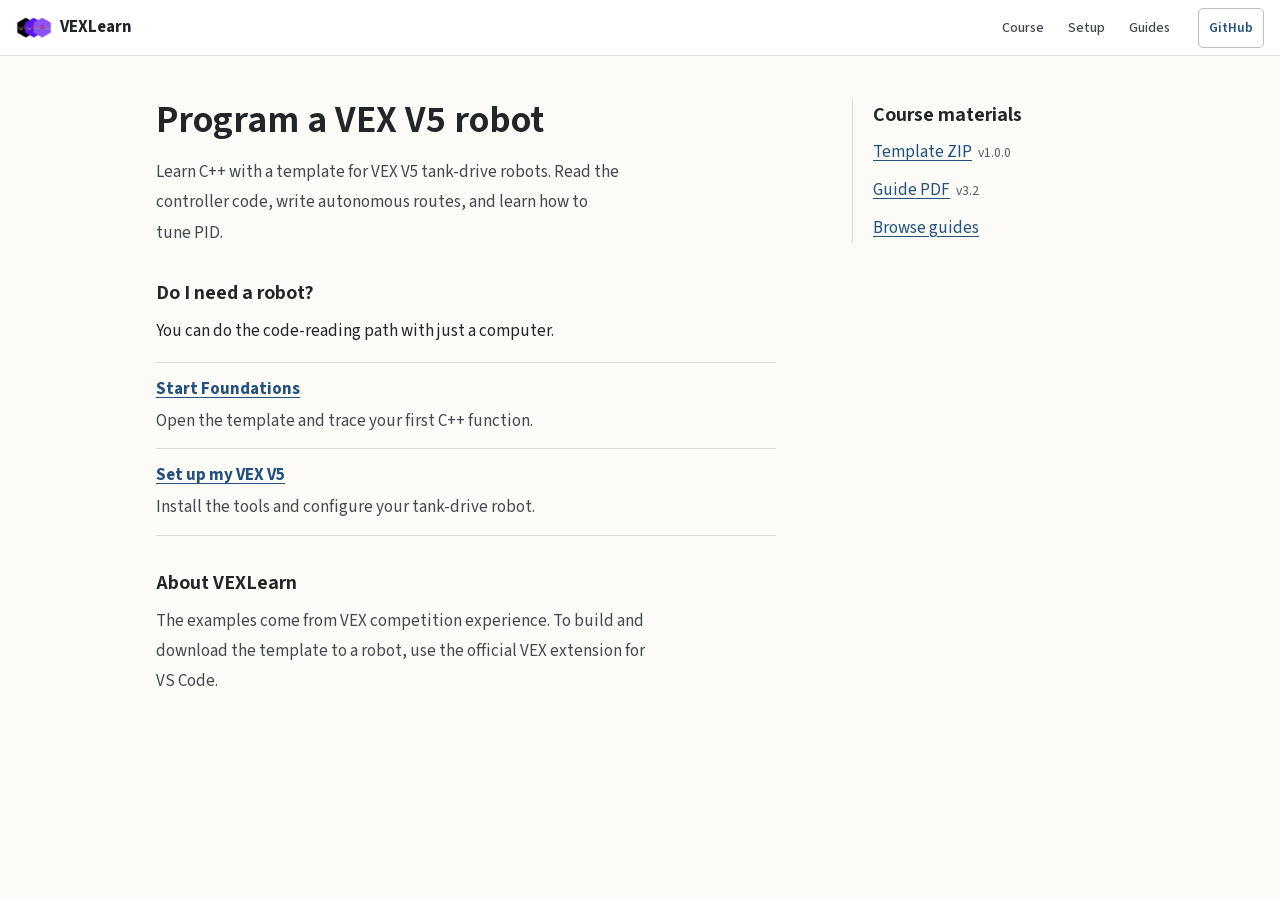
<file: docs/index.html>
<!DOCTYPE html>
<html lang="en">
<head>
  <meta charset="UTF-8">
  <meta name="viewport" content="width=device-width, initial-scale=1.0">
  <meta name="description" content="Learn VEX V5 C++ with a documented teaching template, setup instructions, coding fundamentals, and PID guidance.">
  <link rel="canonical" href="https://vexlearn.github.io/VEXLearn-Template/">
  <meta property="og:type" content="website">
  <meta property="og:site_name" content="VEXLearn">
  <meta property="og:title" content="VEXLearn - Learn VEX V5 C++">
  <meta property="og:description" content="A beginner-focused VEX V5 C++ template and learning guide.">
  <meta property="og:url" content="https://vexlearn.github.io/VEXLearn-Template/">
  <meta property="og:image" content="https://vexlearn.github.io/VEXLearn-Template/images/vexlearn-logo.png">
  <title>VEXLearn - Learn VEX V5 C++</title>
  <link rel="icon" href="images/vexlearn-icon.png">
  <link rel="stylesheet" href="styles.css?v=6">
</head>
<body>
  <a class="skip-link" href="#main-content">Skip to content</a>
  <header class="site-header">
    <nav class="nav-inner" aria-label="Main navigation">
      <a class="nav-logo" href="index.html" aria-label="VEXLearn home">
        <span class="site-mark"><img src="images/vexlearn-original.png" width="400" height="400" alt=""></span>
        <span class="nav-brand">VEXLearn</span>
      </a>
      <ul class="nav-links">
        <li><a href="curriculum.html">Course</a></li>
        <li><a href="setup.html">Setup</a></li>
        <li><a href="guides.html">Guides</a></li>
      </ul>
      <a class="nav-github" href="https://github.com/VEXLearn/VEXLearn-Template">GitHub</a>
    </nav>
  </header>

  <main class="home-content" id="main-content" tabindex="-1">
    <div class="home-reading" id="overview">
      <h1>Program a VEX&nbsp;V5 robot</h1>
      <p class="home-intro">Learn C++ with a template for VEX V5 tank-drive robots. Read the controller code, write autonomous routes, and learn how to tune PID.</p>

      <section class="home-paths" id="quick-start" aria-labelledby="path-heading">
        <h2 id="path-heading">Do I need a robot?</h2>
        <p>You can do the code-reading path with just a computer.</p>
        <ul class="home-choices">
          <li>
            <a href="curriculum.html#module-0">Start Foundations</a>
            <p>Open the template and trace your first C++ function.</p>
          </li>
          <li>
            <a href="curriculum.html#setup-lab">Set up my VEX V5</a>
            <p>Install the tools and configure your tank-drive robot.</p>
          </li>
        </ul>
      </section>
    </div>

    <section class="home-resources" id="sections" aria-labelledby="resources-heading">
      <h2 id="resources-heading">Course materials</h2>
      <ul class="resource-links">
        <li><a href="https://github.com/VEXLearn/VEXLearn-Template/releases/download/V1.0.0/VEXLearn.Template.V1.0.0.zip">Template ZIP</a> <span>v1.0.0</span></li>
        <li><a href="https://github.com/VEXLearn/VEXLearn-Template/releases/download/V1.0.0/VEXLearn.Guide.V3.2.pdf">Guide PDF</a> <span>v3.2</span></li>
        <li><a href="guides.html">Browse guides</a></li>
      </ul>
    </section>

    <section class="home-about" id="about" aria-labelledby="about-heading">
      <h2 id="about-heading">About VEXLearn</h2>
      <p>The examples come from VEX competition experience. To build and download the template to a robot, use the official VEX extension for VS Code.</p>
    </section>
  </main>
  <script src="script.js?v=4" defer></script>
</body>
</html>
</file>
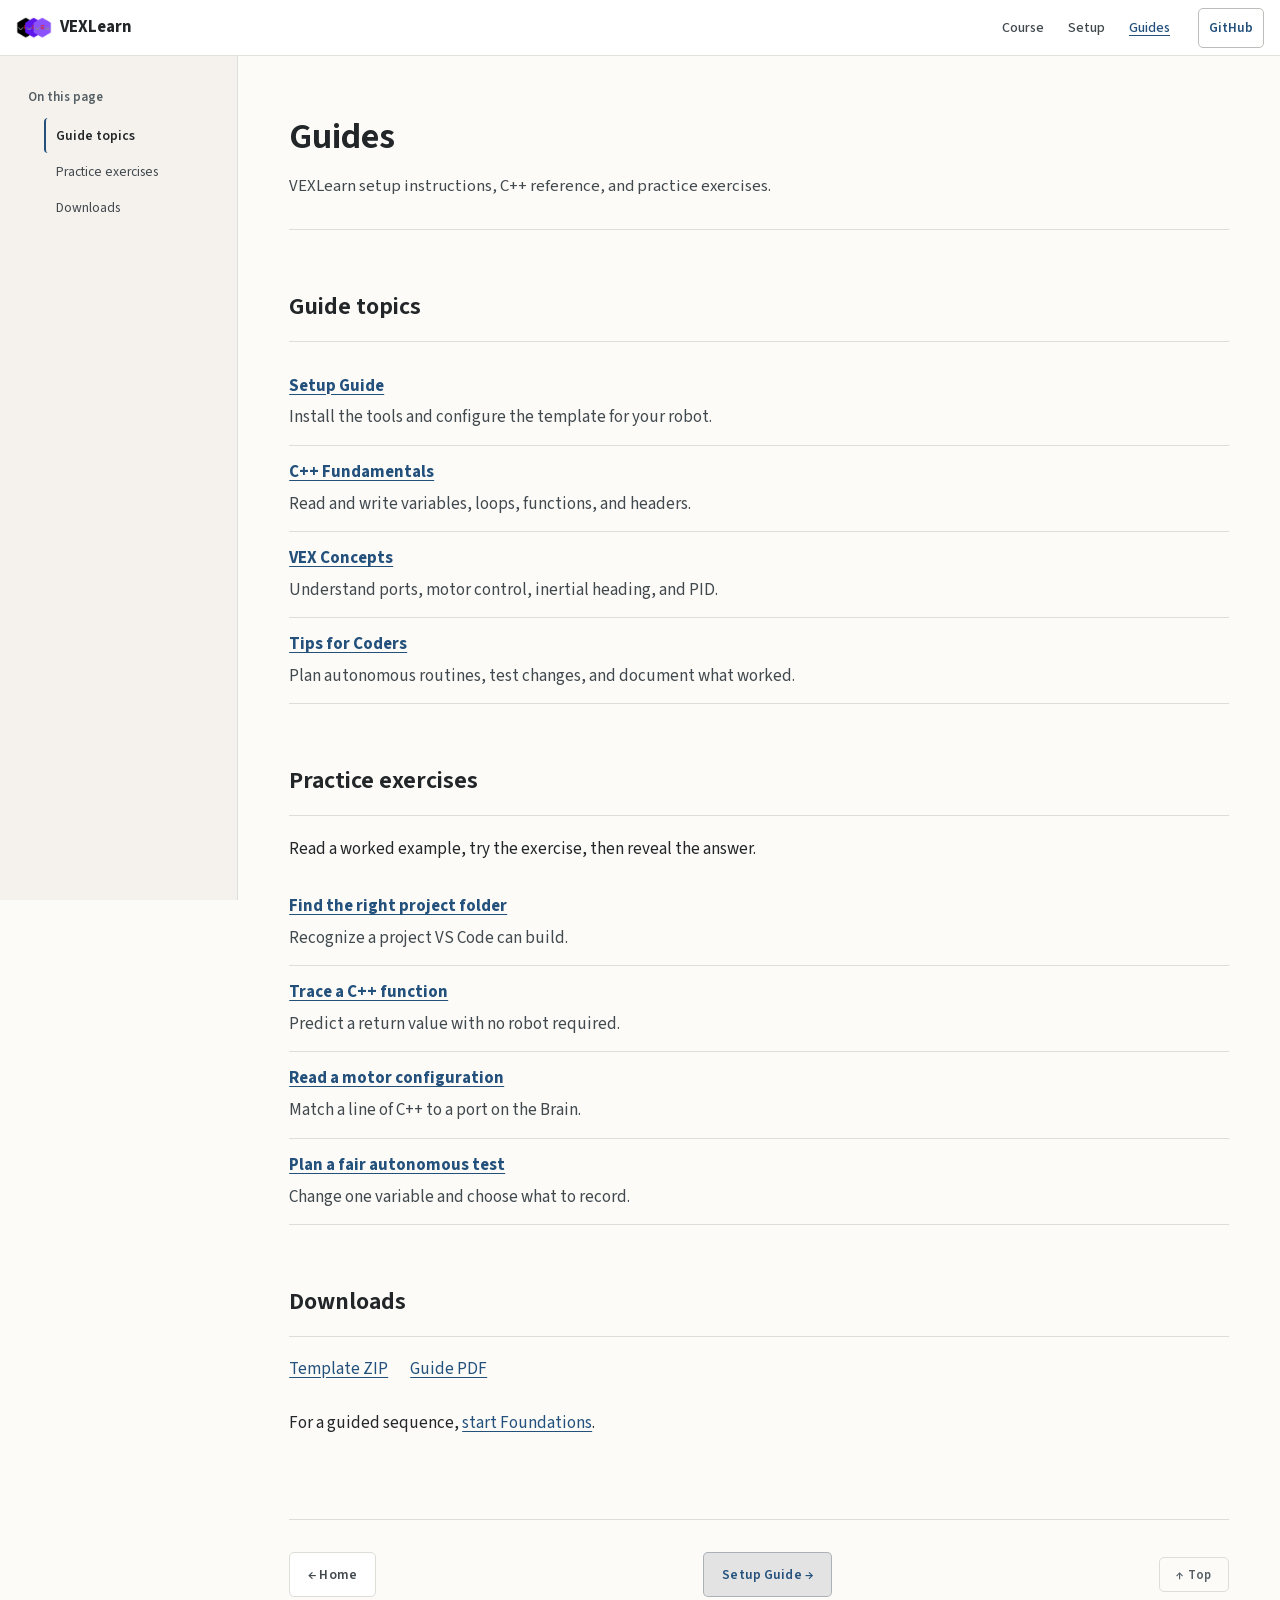
<file: docs/guides.html>
<!DOCTYPE html>
<html lang="en">
<head>
  <meta charset="UTF-8">
  <meta name="viewport" content="width=device-width, initial-scale=1.0">
  <meta name="description" content="Browse VEXLearn setup, C++ fundamentals, programming tips, and VEX concepts.">
  <link rel="canonical" href="https://vexlearn.github.io/VEXLearn-Template/guides.html">
  <meta property="og:type" content="website">
  <meta property="og:title" content="Guides - VEXLearn">
  <meta property="og:description" content="Setup, C++ fundamentals, programming tips, and VEX concepts for VEX V5 learners.">
  <meta property="og:url" content="https://vexlearn.github.io/VEXLearn-Template/guides.html">
  <meta property="og:image" content="https://vexlearn.github.io/VEXLearn-Template/images/vexlearn-logo.png">
  <title>Guides - VEXLearn</title>
  <link rel="icon" href="images/vexlearn-icon.png">
  <link rel="stylesheet" href="styles.css?v=6">
</head>
<body>
  <div id="progress-bar" aria-hidden="true"></div>

  <a class="skip-link" href="#main-content">Skip to content</a>
  <header class="site-header">
    <nav class="nav-inner" aria-label="Main navigation">
      <a class="nav-logo" href="index.html" aria-label="VEXLearn home">
        <span class="site-mark"><img src="images/vexlearn-original.png" width="400" height="400" alt=""></span>
        <span class="nav-brand">VEXLearn</span>
      </a>
      <ul class="nav-links">
        <li><a href="curriculum.html">Course</a></li>
        <li><a href="setup.html">Setup</a></li>
        <li><a href="guides.html">Guides</a></li>
      </ul>
      <button class="nav-hamburger" type="button" aria-controls="guide-sidebar" aria-expanded="false" hidden>Contents</button>
      <a class="nav-github" href="https://github.com/VEXLearn/VEXLearn-Template">GitHub</a>
    </nav>
  </header>

  <div class="layout">
    <aside class="sidebar" id="guide-sidebar" aria-label="Page contents">
      <div class="toc-title">On this page</div>
      <ul class="toc-list">
        <li><a href="#guides-list">Guide topics</a></li>
        <li><a href="#practice">Practice exercises</a></li>
        <li><a href="#downloads">Downloads</a></li>
      </ul>
    </aside>

    <main class="content" id="main-content" tabindex="-1">
      <div class="page-hero">
        <h1>Guides</h1>
        <p>VEXLearn setup instructions, C++ reference, and practice exercises.</p>
      </div>

      <h2 id="guides-list">Guide topics</h2>
      <ul class="guide-list">
        <li id="setup"><a href="setup.html">Setup Guide</a><p>Install the tools and configure the template for your robot.</p></li>
        <li id="cpp"><a href="cpp.html">C++ Fundamentals</a><p>Read and write variables, loops, functions, and headers.</p></li>
        <li id="vex-concepts"><a href="vex-concepts.html">VEX Concepts</a><p>Understand ports, motor control, inertial heading, and PID.</p></li>
        <li id="tips"><a href="tips.html">Tips for Coders</a><p>Plan autonomous routines, test changes, and document what worked.</p></li>
      </ul>

      <h2 id="practice">Practice exercises</h2>
      <p>Read a worked example, try the exercise, then reveal the answer.</p>
      <ul class="guide-list">
        <li><a href="setup.html#practice">Find the right project folder</a><p>Recognize a project VS Code can build.</p></li>
        <li><a href="cpp.html#practice">Trace a C++ function</a><p>Predict a return value with no robot required.</p></li>
        <li><a href="vex-concepts.html#practice">Read a motor configuration</a><p>Match a line of C++ to a port on the Brain.</p></li>
        <li><a href="tips.html#practice">Plan a fair autonomous test</a><p>Change one variable and choose what to record.</p></li>
      </ul>

      <h2 id="downloads">Downloads</h2>
      <ul class="resource-links">
        <li><a href="https://github.com/VEXLearn/VEXLearn-Template/releases/download/V1.0.0/VEXLearn.Template.V1.0.0.zip">Template ZIP</a></li>
        <li><a href="https://github.com/VEXLearn/VEXLearn-Template/releases/download/V1.0.0/VEXLearn.Guide.V3.2.pdf">Guide PDF</a></li>
      </ul>
      <p id="curriculum">For a guided sequence, <a href="curriculum.html">start Foundations</a>.</p>

      <div class="page-footer">
        <div class="footer-nav">
          <a href="index.html" class="footer-nav-link">&#8592; Home</a>
        </div>
        <div class="footer-nav">
          <a href="setup.html" class="footer-nav-link next">Setup Guide &#8594;</a>
        </div>
        <button class="back-to-top" type="button">&#8593; Top</button>
      </div>
    </main>
  </div>

  <script src="script.js?v=4" defer></script>
</body>
</html>
</file>
<file: docs/styles.css>
@font-face {
  font-family: 'Source Sans 3';
  src: url('fonts/source-sans-3.woff2') format('woff2');
  font-weight: 200 900;
  font-display: swap;
}

@font-face {
  font-family: 'Source Sans 3';
  src: url('fonts/source-sans-3-italic.woff2') format('woff2');
  font-weight: 200 900;
  font-style: italic;
  font-display: swap;
}

:root {
  --bg-primary:        #fcfbf8;
  --bg-secondary:      #f5f2ee;
  --bg-card:           #fff;
  --bg-hover:          #efeee9;
  --bg-glass:          #fff;

  --accent-yellow:     #f59e0b;
  --accent-yellow-light: #765013;
  --accent-red:        #aa283a;
  --accent-green:      #21694a;
  --accent-blue:       #23517c;

  --text-primary:      #222628;
  --text-secondary:    #41494e;
  --text-muted:        #555e63;

  --border:            #e2e1db;
  --border-light:      #bbbdb8;
  --border-solid:      #ddded8;

  --code-bg:           #f1f2ef;
  --font-mono:         ui-monospace, Consolas, monospace;

  --sidebar-width:     238px;
  --header-height:     56px;
  --radius:            5px;

  --shadow-lg:  0 4px 16px rgba(32, 25, 39, 0.12);

  --transition: 0.18s cubic-bezier(0.4,0,0.2,1);
}

/* ============================================================
   Reset & Base
   ============================================================ */
*, *::before, *::after { box-sizing: border-box; margin: 0; padding: 0; }
html { scroll-behavior: smooth; }

body {
  font-family: 'Source Sans 3', 'Segoe UI', sans-serif;
  background: var(--bg-primary);
  color: var(--text-primary);
  line-height: 1.7;
  font-size: 17px;
  -webkit-font-smoothing: antialiased;
}

/* ============================================================
   Progress Bar
   ============================================================ */
#progress-bar {
  position: fixed;
  top: calc(var(--header-height) - 2px);
  left: 0;
  height: 2px;
  background: var(--accent-blue);
  z-index: 1000;
  pointer-events: none;
  transition: width 0.1s linear;
}

/* ============================================================
   Header and navigation
   ============================================================ */
.site-header {
  position: fixed;
  top: 0; left: 0; right: 0;
  height: var(--header-height);
  background: var(--bg-glass);
  border-bottom: 1px solid var(--border);
  z-index: 200;
  display: flex;
  align-items: stretch;
}

.nav-inner {
  display: flex;
  align-items: stretch;
  width: 100%;
  padding-inline: 16px;
  gap: 16px;
}

/* Logo */
.nav-logo {
  display: flex;
  align-items: center;
  gap: 8px;
  color: var(--text-primary);
  font-weight: 700;
  text-decoration: none;
  flex-shrink: 0;
}

.site-mark {
  display: block;
  position: relative;
  overflow: hidden;
  width: 36px;
  height: 22px;
}

.site-mark img {
  position: absolute;
  width: 82px;
  height: auto;
  left: -23px;
  top: -23px;
}

/* Nav Links */
.nav-links {
  display: flex;
  list-style: none;
  margin: 0 0 0 auto;
  padding: 0;
}

.nav-links li { display: flex; margin: 0; }

.nav-links a {
  display: flex;
  align-items: center;
  padding: 0 12px;
  color: var(--text-secondary);
  text-decoration: none;
  font-size: 0.875rem;
  font-weight: 500;
  white-space: nowrap;
}

.nav-links a:hover,
.nav-links a.active {
  color: var(--accent-blue);
  text-decoration: underline;
}

/* Search */
.search-wrapper { margin-left: auto; margin-right: 8px; }

.search-input {
  background: rgba(255,255,255,0.04);
  border: 1px solid var(--border);
  color: var(--text-primary);
  padding: 7px 16px 7px 38px;
  border-radius: 20px;
  font-size: 0.84rem;
  outline: none;
  transition: var(--transition);
  width: 200px;
  font-family: inherit;
  background-image: url("data:image/svg+xml,%3Csvg xmlns='http://www.w3.org/2000/svg' width='14' height='14' viewBox='0 0 24 24' fill='none' stroke='%2355527a' stroke-width='2.5' stroke-linecap='round' stroke-linejoin='round'%3E%3Ccircle cx='11' cy='11' r='8'/%3E%3Cpath d='m21 21-4.35-4.35'/%3E%3C/svg%3E");
  background-repeat: no-repeat;
  background-position: 13px center;
}

.search-input::placeholder { color: var(--text-muted); }

.search-input:focus {
  border-color: var(--accent-blue);
  background-color: rgba(46, 63, 79, 0.08);
  width: 250px;
  box-shadow: 0 0 0 3px rgba(46, 63, 79, 0.15);
}

.nav-hamburger,
.nav-github {
  align-self: center;
  min-height: 40px;
  padding-inline: 10px;
  border: 1px solid var(--border-light);
  border-radius: var(--radius);
  background: var(--bg-card);
  color: var(--accent-blue);
  font: inherit;
  font-size: 0.85rem;
  font-weight: 600;
  cursor: pointer;
  white-space: nowrap;
}

.nav-hamburger { display: none; }

.nav-github {
  display: inline-flex;
  align-items: center;
  text-decoration: none;
}

.nav-hamburger:hover, .nav-github:hover { background: var(--bg-hover); }

/* ============================================================
   Layout
   ============================================================ */
.layout {
  display: flex;
  margin-top: var(--header-height);
  min-height: calc(100vh - var(--header-height));
}

/* ============================================================
   Sidebar
   ============================================================ */
.sidebar {
  width: var(--sidebar-width);
  flex-shrink: 0;
  position: fixed;
  top: var(--header-height); bottom: 0; left: 0;
  overflow-y: auto;
  padding: 30px 18px;
  border-right: 1px solid var(--border-solid);
  background: var(--bg-secondary);
  scrollbar-width: thin;
  scrollbar-color: var(--border-solid) transparent;
}

.sidebar::-webkit-scrollbar { width: 4px; }
.sidebar::-webkit-scrollbar-track { background: transparent; }
.sidebar::-webkit-scrollbar-thumb { background: var(--border-solid); border-radius: 2px; }

.toc-title {
  font-size: 0.82rem;
  font-weight: 600;
  color: var(--text-muted);
  padding: 0 10px;
  margin-bottom: 10px;
}

.toc-list { list-style: none; }
.toc-list li { margin: 1px 0; }

.toc-list a {
  display: block;
  padding: 8px 10px;
  border-radius: 4px;
  color: var(--text-secondary);
  text-decoration: none;
  font-size: 0.85rem;
  transition: background-color var(--transition), color var(--transition), border-color var(--transition);
  border-left: 2px solid transparent;
  line-height: 1.4;
}

.toc-list a:hover {
  color: var(--text-primary);
  text-decoration: underline;
}

.toc-list a.active {
  color: var(--text-primary);
  border-left-color: var(--accent-blue);
  font-weight: 600;
}

.toc-list .toc-sub a {
  font-size: 0.8rem;
  padding-left: 22px;
  color: var(--text-muted);
}

.toc-list .toc-sub a:hover { color: var(--text-secondary); }
.toc-list .toc-sub a.active { color: var(--text-primary); }

.toc-divider {
  height: 1px;
  background: var(--border-solid);
  margin: 12px 8px;
}

/* ============================================================
   Main Content
   ============================================================ */
.content {
  flex: 1;
  min-width: 0;
  max-width: 1120px;
  margin-left: var(--sidebar-width);
  padding: 48px clamp(28px, 4vw, 64px);
  overflow-wrap: anywhere;
}

main[id], main [id] { scroll-margin-top: calc(var(--header-height) + 18px); }

/* ============================================================
   Typography
   ============================================================ */
h1 {
  font-size: 2.25rem;
  font-weight: 650;
  color: var(--text-primary);
  margin-bottom: 16px;
  line-height: 1.15;
}

h2 {
  font-size: 1.5rem;
  font-weight: 650;
  color: var(--text-primary);
  margin-top: 56px;
  margin-bottom: 18px;
  padding-bottom: 14px;
  border-bottom: 1px solid var(--border-solid);
  scroll-margin-top: calc(var(--header-height) + 20px);
  position: relative;
}

h3 {
  font-size: 1.05rem;
  font-weight: 700;
  color: var(--text-primary);
  margin-top: 30px;
  margin-bottom: 10px;
  scroll-margin-top: calc(var(--header-height) + 20px);
}

h4 {
  font-size: 0.95rem;
  font-weight: 600;
  color: var(--text-primary);
  margin-top: 22px;
  margin-bottom: 8px;
}

p {
  color: var(--text-primary);
  margin-bottom: 16px;
  line-height: 1.78;
}

main > p, .curriculum-module > p { max-width: 75ch; }

a { color: var(--accent-blue); text-underline-offset: 0.18em; }
a:hover { text-decoration-thickness: 2px; }
:focus-visible { outline: 2px solid var(--accent-blue); outline-offset: 3px; }

.skip-link {
  position: fixed;
  top: 8px;
  left: 12px;
  z-index: 300;
  transform: translateY(-150%);
  padding: 8px 14px;
  background: var(--bg-card);
}

.skip-link:focus { transform: none; }

/* ============================================================
   Lists
   ============================================================ */
ul, ol { padding-left: 26px; margin-bottom: 16px; }
ul li, ol li { margin-bottom: 9px; line-height: 1.7; color: var(--text-primary); }
ul li::marker { color: var(--accent-blue); }
ol li::marker { color: var(--accent-blue); font-weight: 700; }
ul li ul, ol li ol, ul li ol, ol li ul { margin-top: 8px; margin-bottom: 4px; }

/* ============================================================
   Inline Code
   ============================================================ */
code:not(.hljs):not([class*="language-"]) {
  font-family: var(--font-mono);
  font-size: 0.84em;
  background: var(--code-bg);
  padding: 1px 3px;
}

/* ============================================================
   Code Blocks
   ============================================================ */
.code-block {
  margin: 22px 0;
  border: 1px solid var(--border-solid);
}

.code-block-header {
  display: flex;
  align-items: center;
  justify-content: space-between;
  gap: 12px;
  padding: 6px 12px;
  border-bottom: 1px solid var(--border-solid);
}

.code-lang {
  font-size: 0.85rem;
  color: var(--text-muted);
}

.copy-btn {
  background: var(--bg-card);
  border: 1px solid var(--border-light);
  color: var(--accent-blue);
  padding: 3px 9px;
  border-radius: var(--radius);
  font-size: 0.85rem;
  font-weight: 600;
  cursor: pointer;
  font-family: inherit;
  flex-shrink: 0;
}

.copy-btn:hover {
  background: var(--bg-hover);
}

.copy-btn.copied {
  color: var(--accent-green);
  border-color: rgba(34,197,94,0.4);
  background: rgba(34,197,94,0.1);
}

.code-block pre {
  margin: 0;
  overflow-x: auto;
  scrollbar-width: thin;
  scrollbar-color: rgba(46, 63, 79, 0.3) transparent;
}

.code-block pre::-webkit-scrollbar { height: 4px; }
.code-block pre::-webkit-scrollbar-track { background: transparent; }
.code-block pre::-webkit-scrollbar-thumb { background: rgba(46, 63, 79, 0.3); border-radius: 2px; }

.code-block pre code {
  font-family: var(--font-mono);
  font-size: 0.87rem;
  line-height: 1.65;
  padding: 14px 16px;
  display: block;
  background: var(--code-bg);
  color: var(--text-primary);
  overflow-wrap: normal;
}

.hljs-comment { color: #505e54; }
.hljs-keyword, .hljs-literal { color: #254977; font-weight: 600; }
.hljs-string, .hljs-number { color: #754423; }
.hljs-title, .hljs-type, .hljs-built_in { color: #265b45; }

/* ============================================================
   Tables
   ============================================================ */
.table-container {
  overflow-x: auto;
  margin: 22px 0;
  border: 1px solid var(--border-solid);
}

table { width: 100%; border-collapse: collapse; font-size: 0.9rem; }

thead { background: var(--bg-secondary); }

thead th {
  padding: 13px 18px;
  text-align: left;
  font-weight: 600;
  color: var(--text-primary);
  border-bottom: 1px solid var(--border-solid);
  white-space: nowrap;
}

tbody tr { border-bottom: 1px solid var(--border-solid); }

tbody tr:last-child { border-bottom: none; }

tbody td {
  padding: 11px 18px;
  vertical-align: top;
  line-height: 1.55;
}

/* ============================================================
   Callout Boxes
   ============================================================ */
.callout {
  padding: 6px 0 6px 14px;
  margin: 18px 0;
  border-left: 2px solid var(--border-light);
  display: flex;
  gap: 8px;
  align-items: flex-start;
}

.callout-icon { flex-shrink: 0; }
.callout-content { flex: 1; min-width: 0; }
.callout-content p { margin-bottom: 0; }
.callout-content p + p { margin-top: 8px; }

.callout.warning { border-color: var(--accent-yellow-light); }
.callout.warning .callout-icon { color: var(--accent-yellow-light); }
.callout.info, .callout.success { display: block; padding: 0; border: 0; }
.callout.info .callout-icon, .callout.success .callout-icon { display: none; }
.callout.danger { border-color: var(--accent-red); }
.callout.danger .callout-icon { color: var(--accent-red); }

.steps > li { padding-left: 4px; margin-bottom: 14px; }

/* ============================================================
   Tab System
   ============================================================ */
.tabs { margin: 26px 0; }

.tab-buttons {
  display: flex;
  gap: 0;
  border-bottom: 1px solid var(--border-solid);
  overflow-x: auto;
  scrollbar-width: none;
}
.tab-buttons::-webkit-scrollbar { display: none; }

.tab-btn {
  padding: 10px 20px;
  background: none;
  border: none;
  border-bottom: 2px solid transparent;
  margin-bottom: -1px;
  color: var(--text-muted);
  font-size: 0.875rem;
  font-weight: 600;
  cursor: pointer;
  transition: var(--transition);
  font-family: inherit;
  white-space: nowrap;
  letter-spacing: 0.01em;
}

.tab-btn:hover { color: var(--text-secondary); }

.tab-btn.active {
  color: var(--accent-blue);
  border-bottom-color: var(--accent-blue);
}

.tab-content { display: none; padding-top: 24px; animation: fadeIn 0.2s ease; }
.tab-content.active { display: block; }

@keyframes fadeIn { from { opacity: 0; } to { opacity: 1; } }

/* ============================================================
   Interactive Checklist
   ============================================================ */
.checklist-progress {
  display: flex;
  align-items: center;
  gap: 14px;
  margin-bottom: 14px;
}

.checklist-progress-bar {
  flex: 1;
  height: 6px;
  background: var(--border-solid);
  border-radius: 3px;
  overflow: hidden;
}

.checklist-progress-fill {
  height: 100%;
  background: var(--accent-blue);
  border-radius: 3px;
  transition: width 0.4s cubic-bezier(0.4,0,0.2,1);
  width: 0;
}

.checklist-progress-text {
  font-size: 0.78rem;
  font-weight: 700;
  color: var(--text-secondary);
  white-space: nowrap;
  font-family: var(--font-mono);
}

.checklist { list-style: none; padding: 0; }

.checklist li {
  display: flex;
  align-items: flex-start;
  gap: 12px;
  padding: 10px 14px;
  border-radius: 8px;
  margin-bottom: 3px;
  transition: var(--transition);
  cursor: pointer;
  border: 1px solid transparent;
}

.checklist li:hover {
  background: rgba(46, 63, 79, 0.06);
  border-color: rgba(46, 63, 79, 0.15);
}

.checklist li.done .check-text {
  text-decoration: line-through;
  color: var(--text-muted);
}

.check-box {
  width: 20px; height: 20px;
  border: 2px solid var(--text-muted);
  border-radius: 5px;
  flex-shrink: 0;
  margin-top: 2px;
  display: flex;
  align-items: center;
  justify-content: center;
  transition: var(--transition);
  font-size: 0.7rem;
  font-weight: 800;
  color: transparent;
}

.checklist li.done .check-box {
  background: var(--accent-green);
  border-color: var(--accent-green);
  color: white;
}

.checklist li.done .check-box::after { content: '\2713'; }

.check-text { flex: 1; font-size: 0.9rem; line-height: 1.55; }

/* ============================================================
   Curriculum
   ============================================================ */
.curriculum-module {
  margin: 48px 0;
}

.curriculum-module h2 { margin-top: 0; }
.curriculum-module h3 { margin-top: 24px; }

.module-meta {
  color: var(--text-muted);
  font-size: 0.9rem;
}

.worksheet-link {
  display: inline-block;
  margin-top: 12px;
  font-size: 0.84rem;
  font-weight: 700;
}

/* ============================================================
   PID Visualizer
   ============================================================ */
.pid-visualizer {
  border-block: 1px solid var(--border-solid);
  padding: 20px 0;
  margin: 26px 0;
}

.pid-controls {
  display: grid;
  grid-template-columns: repeat(3, minmax(0, 1fr));
  gap: 20px;
  margin-bottom: 24px;
}

.pid-control { display: flex; flex-direction: column; gap: 8px; }

.pid-input-row { display: flex; align-items: center; gap: 10px; }
.pid-input-row input[type="range"] { flex: 1; min-width: 0; }

.pid-num-input {
  width: 64px;
  flex-shrink: 0;
  background: var(--bg-hover);
  border: 1px solid var(--border-solid);
  border-radius: var(--radius);
  color: var(--text-primary);
  font-family: var(--font-mono);
  font-size: 0.82rem;
  padding: 4px 6px;
  text-align: center;
}
.pid-num-input:focus { border-color: var(--accent-blue); }
.pid-num-input::-webkit-inner-spin-button,
.pid-num-input::-webkit-outer-spin-button { opacity: 0.5; }

.pid-control label {
  font-size: 0.82rem;
  font-weight: 700;
  color: var(--text-secondary);
  display: flex;
  justify-content: space-between;
  letter-spacing: 0.03em;
}

.pid-control label span {
  color: var(--accent-yellow-light);
  font-family: var(--font-mono);
  font-weight: 600;
}

.pid-control input[type="range"] {
  width: 100%;
  accent-color: var(--accent-blue);
  cursor: pointer;
}

#pid-canvas {
  width: 100%;
  height: 200px;
  border: 1px solid var(--border-solid);
  background: var(--bg-card);
  display: block;
}

.pid-btn {
  background: var(--accent-blue);
  color: white;
  border: none;
  padding: 7px 16px;
  border-radius: var(--radius);
  font-size: 0.875rem;
  font-weight: 700;
  cursor: pointer;
  font-family: inherit;
  margin-top: 14px;
}

.pid-btn:hover { background: #173a58; }

/* ============================================================
   Page Hero
   ============================================================ */
.page-hero {
  padding: 12px 0 28px;
  border-bottom: 1px solid var(--border-solid);
  margin-bottom: 8px;
}

.page-hero h1 { margin-bottom: 14px; }
.page-hero p {
  color: var(--text-secondary);
  font-size: 1.05rem;
  max-width: 580px;
  margin-bottom: 0;
  line-height: 1.75;
}

.page-hero .page-meta {
  color: var(--text-muted);
  font-size: 0.9rem;
  margin-top: 6px;
}

/* ============================================================
   Page Footer / Nav
   ============================================================ */
.page-footer {
  margin-top: 80px;
  padding-top: 32px;
  border-top: 1px solid var(--border-solid);
  display: flex;
  justify-content: space-between;
  align-items: center;
  gap: 12px;
  flex-wrap: wrap;
}

.footer-nav { display: flex; gap: 12px; }

.footer-nav-link {
  display: flex;
  align-items: center;
  gap: 8px;
  padding: 10px 18px;
  border-radius: var(--radius);
  background: var(--bg-card);
  border: 1px solid var(--border-solid);
  color: var(--text-secondary);
  text-decoration: none;
  font-size: 0.85rem;
  font-weight: 600;
  transition: var(--transition);
  letter-spacing: 0.01em;
}

.footer-nav-link:hover {
  border-color: rgba(46, 63, 79, 0.4);
  color: var(--text-primary);
  background: rgba(46, 63, 79, 0.08);
  text-decoration: none;
  transform: translateX(-2px);
}

.footer-nav-link.next:hover { transform: translateX(2px); }

.footer-nav-link.next {
  background: rgba(46, 63, 79, 0.12);
  border-color: rgba(46, 63, 79, 0.3);
  color: var(--accent-blue);
}

.back-to-top {
  background: none;
  border: 1px solid var(--border-solid);
  color: var(--text-muted);
  padding: 8px 16px;
  border-radius: var(--radius);
  cursor: pointer;
  font-size: 0.8rem;
  font-weight: 600;
  transition: var(--transition);
  font-family: inherit;
  letter-spacing: 0.04em;
}

.back-to-top:hover {
  color: var(--accent-blue);
  border-color: rgba(46, 63, 79, 0.4);
  background: rgba(46, 63, 79, 0.08);
}

.reference-comparison {
  display: grid;
  grid-template-columns: repeat(2, minmax(0, 1fr));
  gap: 24px;
  margin: 20px 0;
}

.reference-comparison h3 { margin-top: 0; }

/* ============================================================
   Utility
   ============================================================ */
.mt-0 { margin-top: 0 !important; }
.mb-0 { margin-bottom: 0 !important; }
.text-muted  { color: var(--text-muted); }
.text-yellow { color: var(--accent-yellow-light); }
.text-green  { color: var(--accent-green); }

/* ============================================================
   Responsive
   ============================================================ */
@media (max-width: 960px) {
  .content { padding: 36px 32px; }
}

@media (max-width: 800px) {
  .nav-inner { padding-inline: 12px; gap: 8px; }
  .nav-links a { padding-inline: 7px; }
  .nav-hamburger, .nav-github { padding-inline: 7px; }
  .nav-hamburger:not([hidden]) { display: block; }

  .sidebar {
    display: none;
    z-index: 150;
    width: min(var(--sidebar-width), 85vw);
  }
  .sidebar.open { display: block; box-shadow: var(--shadow-lg); }

  .content { margin-left: 0; padding: 28px 22px; }
  .search-wrapper { display: none; }

  h1 { font-size: 1.85rem; }
  h2 { font-size: 1.3rem; margin-top: 40px; }

  .pid-controls { grid-template-columns: 1fr; }
  .reference-comparison { grid-template-columns: minmax(0, 1fr); }

  .page-footer {
    flex-direction: column;
    gap: 14px;
    align-items: flex-start;
  }
}

@media (max-width: 520px) {
  .nav-inner:has(.nav-hamburger:not([hidden])) .nav-brand { display: none; }
}

@media (max-width: 480px) {
  .content { padding: 22px 16px; }
  .pid-visualizer { padding-block: 16px; }
  .code-block pre code { font-size: 0.8rem; padding: 14px 16px !important; }
}

@media (max-width: 400px) {
  .nav-inner { padding-inline: 8px; gap: 4px; }
  .nav-links a { padding-inline: 3px; font-size: 0.8125rem; }
  .nav-hamburger, .nav-github { padding-inline: 4px; font-size: 0.8125rem; }
}

@media (max-width: 360px) {
  .nav-brand { display: none; }
}

/* ============================================================
   Setup Page Screenshots
   ============================================================ */
.setup-img {
  display: block;
  width: 100%;
  max-width: 580px;
  border: 1px solid var(--border-solid);
  margin: 14px 0 4px;
}

/* Start page */
.home-content {
  display: grid;
  grid-template-columns: minmax(0, 620px) minmax(180px, 1fr);
  align-items: start;
  gap: 30px clamp(28px, 6vw, 76px);
  max-width: 1024px;
  margin: var(--header-height) auto 0;
  padding: 42px 28px 48px;
  overflow-wrap: anywhere;
}

.home-reading h1 { font-size: clamp(1.95rem, 4.5vw, 2.35rem); text-wrap: balance; }
.home-intro { max-width: 58ch; color: var(--text-secondary); }

.home-paths { margin-top: 28px; }

.home-paths h2, .home-about h2, .home-resources h2 {
  margin: 0 0 6px;
  padding: 0;
  border: 0;
  font-size: 1.25rem;
}

.home-choices { list-style: none; padding: 0; margin: 0; }
.home-choices li { border-top: 1px solid var(--border-solid); padding: 12px 0; margin: 0; }
.home-choices li:last-child { border-bottom: 1px solid var(--border-solid); }
.home-choices a { font-weight: 700; }
.home-choices p, .guide-list p { margin: 2px 0 0; color: var(--text-secondary); }

.home-resources { border-left: 1px solid var(--border-solid); padding-left: 20px; }
.home-resources .resource-links { display: block; margin: 0; }
.home-resources li:last-child { margin-bottom: 0; }
.home-about p { max-width: 63ch; color: var(--text-secondary); margin-bottom: 0; }

.resource-links {
  display: flex;
  flex-wrap: wrap;
  gap: 4px 22px;
  list-style: none;
  padding: 0;
}

.resource-links span { margin-left: 3px; color: var(--text-muted); font-size: 0.85rem; }

/* Exercises and follow-along steps */
.guide-list { list-style: none; padding: 0; }
.guide-list li { padding: 12px 0; margin: 0; border-bottom: 1px solid var(--border-solid); }
.guide-list a { font-weight: 700; }

.course-steps { padding: 0; list-style: none; }
.course-steps > li {
  display: grid;
  grid-template-columns: minmax(0, 5fr) minmax(0, 4fr);
  align-items: start;
  gap: 20px;
  border-bottom: 1px solid var(--border-solid);
  padding: 18px 0;
  margin: 0;
}

.course-steps h4 {
  margin: 0 0 6px;
  font-size: 1.03rem;
  text-transform: none;
  letter-spacing: 0;
  color: var(--text-primary);
}

.course-steps p { margin-bottom: 10px; }
.course-steps img { display: block; width: 100%; height: auto; border-radius: var(--radius); border: 1px solid var(--border-solid); }
.course-steps .code-block { margin: 0; }

.course-steps label {
  display: flex;
  align-items: baseline;
  gap: 8px;
  padding: 7px 0;
  color: var(--text-primary);
  font-weight: 600;
  cursor: pointer;
}

.course-steps input { accent-color: var(--accent-blue); inline-size: 1rem; block-size: 1rem; flex-shrink: 0; }
.lesson-next { margin-top: 18px; }

.answer {
  margin: 12px 0 20px;
  padding: 6px 0;
  border-top: 1px solid var(--border-solid);
}

.answer summary { color: var(--accent-blue); font-weight: 700; padding: 4px 0; cursor: pointer; }
.answer p { margin: 8px 0 4px; }

@media (max-width: 680px) {
  .home-content { grid-template-columns: minmax(0, 1fr); gap: 24px; padding: 26px 16px 40px; }
  .home-resources { border-left: 0; padding-left: 0; }
  .course-steps > li { grid-template-columns: minmax(0, 1fr); }
}

/* Screen-reader-only text remains available to assistive technology. */
.sr-only {
  position: absolute;
  width: 1px;
  height: 1px;
  padding: 0;
  margin: -1px;
  overflow: hidden;
  clip: rect(0, 0, 0, 0);
  white-space: nowrap;
  border: 0;
}

@media (prefers-reduced-motion: reduce) {
  *, *::before, *::after {
    scroll-behavior: auto !important;
    animation-duration: 0.01ms !important;
    animation-iteration-count: 1 !important;
    transition-duration: 0.01ms !important;
  }
}
</file>
